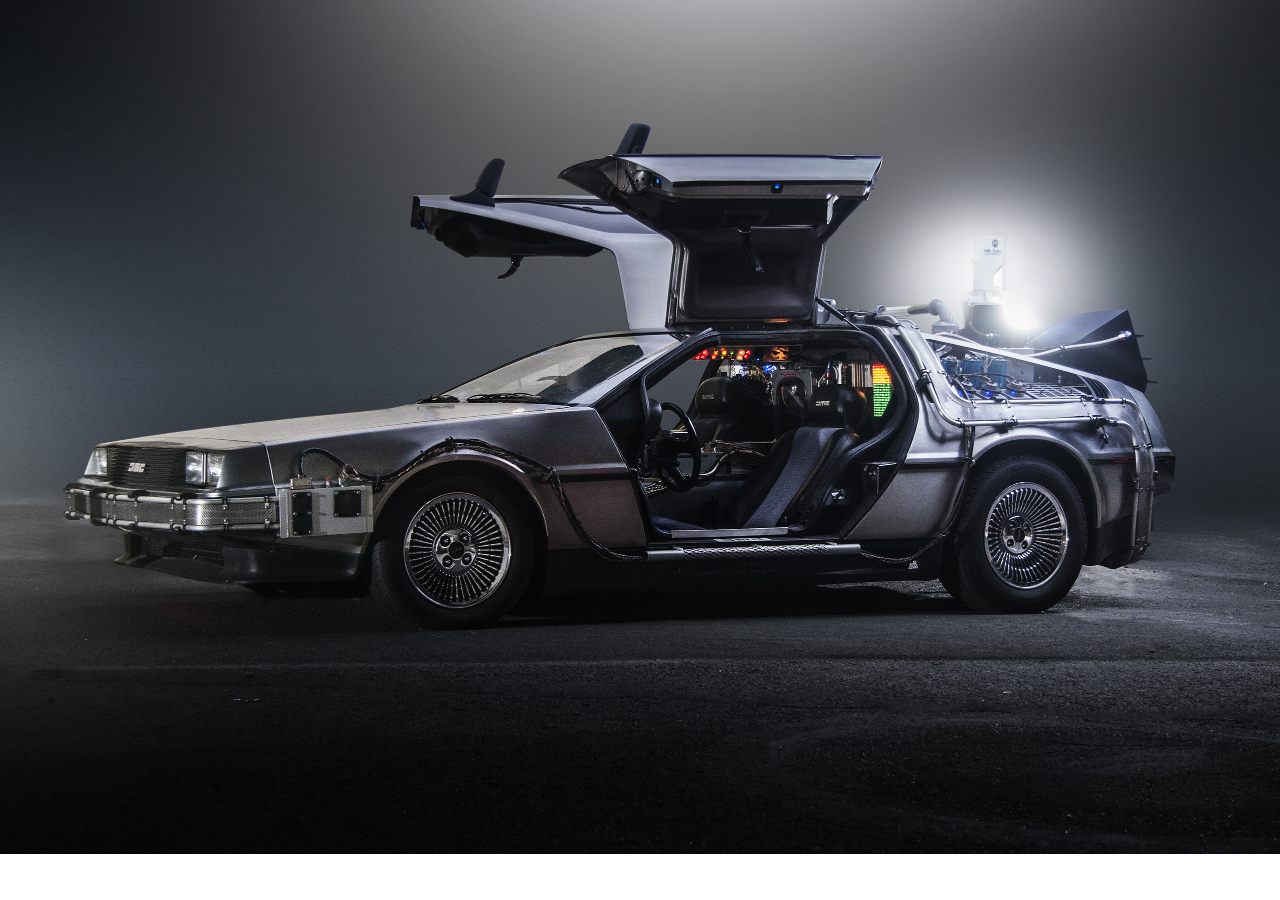
<file: clase 07/index.html>
<!DOCTYPE html>
<html lang="en">
<head>
    <meta charset="UTF-8">
    <meta name="viewport" content="width=device-width, initial-scale=1.0">
    <title>Document</title>
    <!-- link a bootstrap -->
    <link href="https://cdn.jsdelivr.net/npm/bootstrap@5.3.2/dist/css/bootstrap.min.css" rel="stylesheet" integrity="sha384-T3c6CoIi6uLrA9TneNEoa7RxnatzjcDSCmG1MXxSR1GAsXEV/Dwwykc2MPK8M2HN" crossorigin="anonymous">
    <!-- link a mi css -->
    <link rel="stylesheet" href="../css/style.css">
</head>
<body>
    <header>
       
    </header>
    <main>

    </main>
    <footer>

    </footer>
    <!-- link a mi js -->
    <script src="https://cdn.jsdelivr.net/npm/bootstrap@5.3.2/dist/js/bootstrap.bundle.min.js" integrity="sha384-C6RzsynM9kWDrMNeT87bh95OGNyZPhcTNXj1NW7RuBCsyN/o0jlpcV8Qyq46cDfL" crossorigin="anonymous"></script>
</body>
</html>
</file>
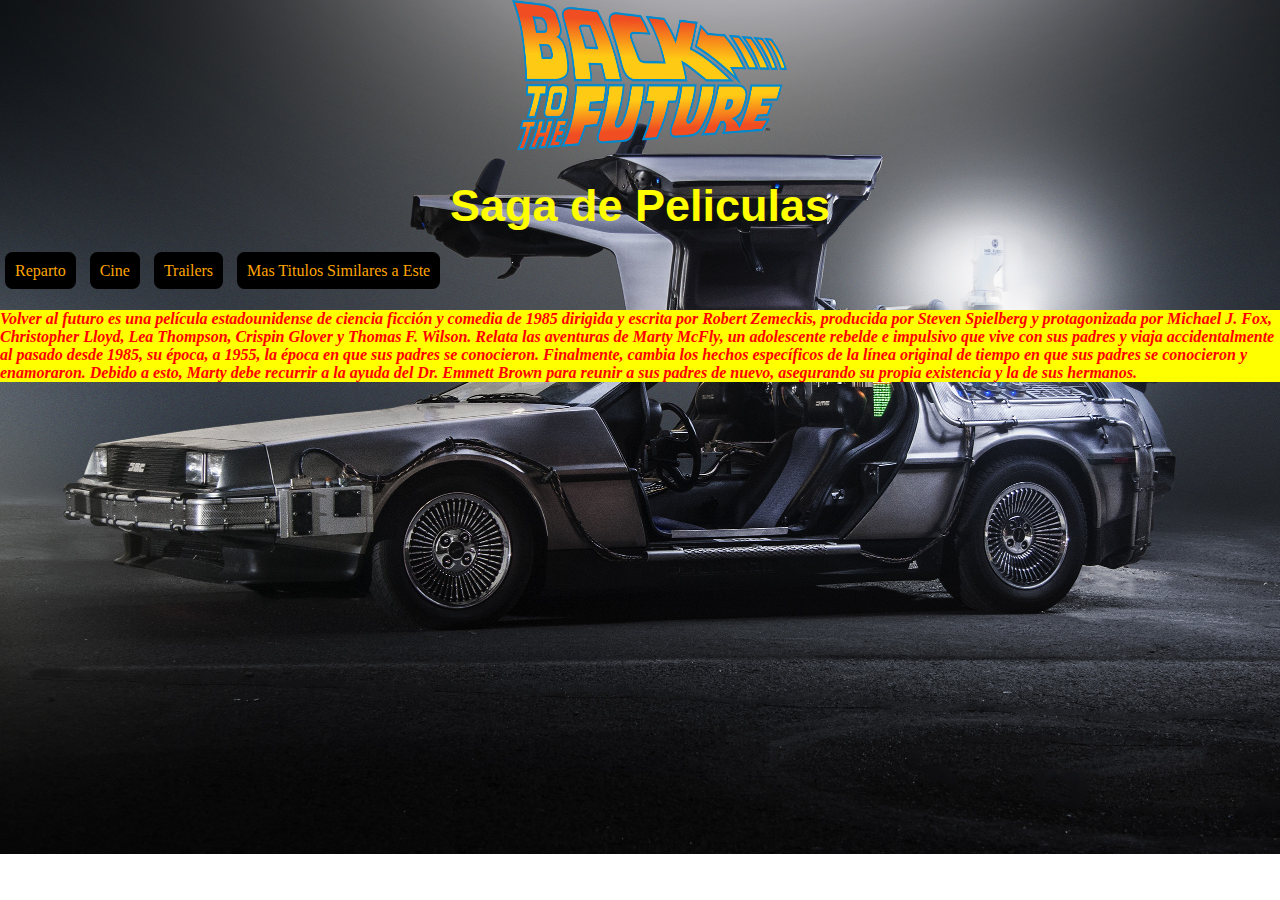
<file: page/index.html>
<!DOCTYPE html>
<html lang="es">
<head>
    <meta charset="UTF-8">
    <meta name="viewport" content="width=device-width, initial-scale=1.0">
    <title>Back to the future</title>
   <link rel="shortcut icon" href="../medios/wallpaper-logo-regreso-al-futuro.jpg" type="image/x-icon">
<!-- Link a mi bootstrap --> 
<link href="https://cdn.jsdelivr.net/npm/bootstrap@5.3.2/dist/css/bootstrap.min.css" rel="stylesheet" integrity="sha384-T3c6CoIi6uLrA9TneNEoa7RxnatzjcDSCmG1MXxSR1GAsXEV/Dwwykc2MPK8M2HN" crossorigin="anonymous">
<!-- Link a mi css -->
    <link rel="stylesheet" href="../css/style.css">


</head>
<body>
    <header>
        <img src="../medios/Back-to-the-future-logo.svg.png" alt="logo de volver al futuro">
        <h1 class="enlace-amarillo">Saga de Peliculas</h1>
    
        <nav>
            <a href="./Reparto.html">Reparto</a>
            <a href="./Cine.html">Cine</a>
            <a href="./Trailers.html">Trailers</a>
            <a href="./Mas-Titulos-Similares-a-Este.html">Mas Titulos Similares a Este</a>
        </nav>
    </header>
    </main>
    <p class="enlace-anaranjado">Volver al futuro es una película estadounidense de ciencia ficción y comedia de 1985 dirigida y escrita por Robert Zemeckis, producida por Steven Spielberg y protagonizada por Michael J. Fox, Christopher Lloyd, Lea Thompson, Crispin Glover y Thomas F. Wilson. Relata las aventuras de Marty McFly, un adolescente rebelde e impulsivo que vive con sus padres y viaja accidentalmente al pasado desde 1985, su época, a 1955, la época en que sus padres se conocieron. Finalmente, cambia los hechos específicos de la línea original de tiempo en que sus padres se conocieron y enamoraron. Debido a esto, Marty debe recurrir a la ayuda del Dr. Emmett Brown para reunir a sus padres de nuevo, asegurando su propia existencia y la de sus hermanos.</p>
    <main>



</body>
</html>
</file>
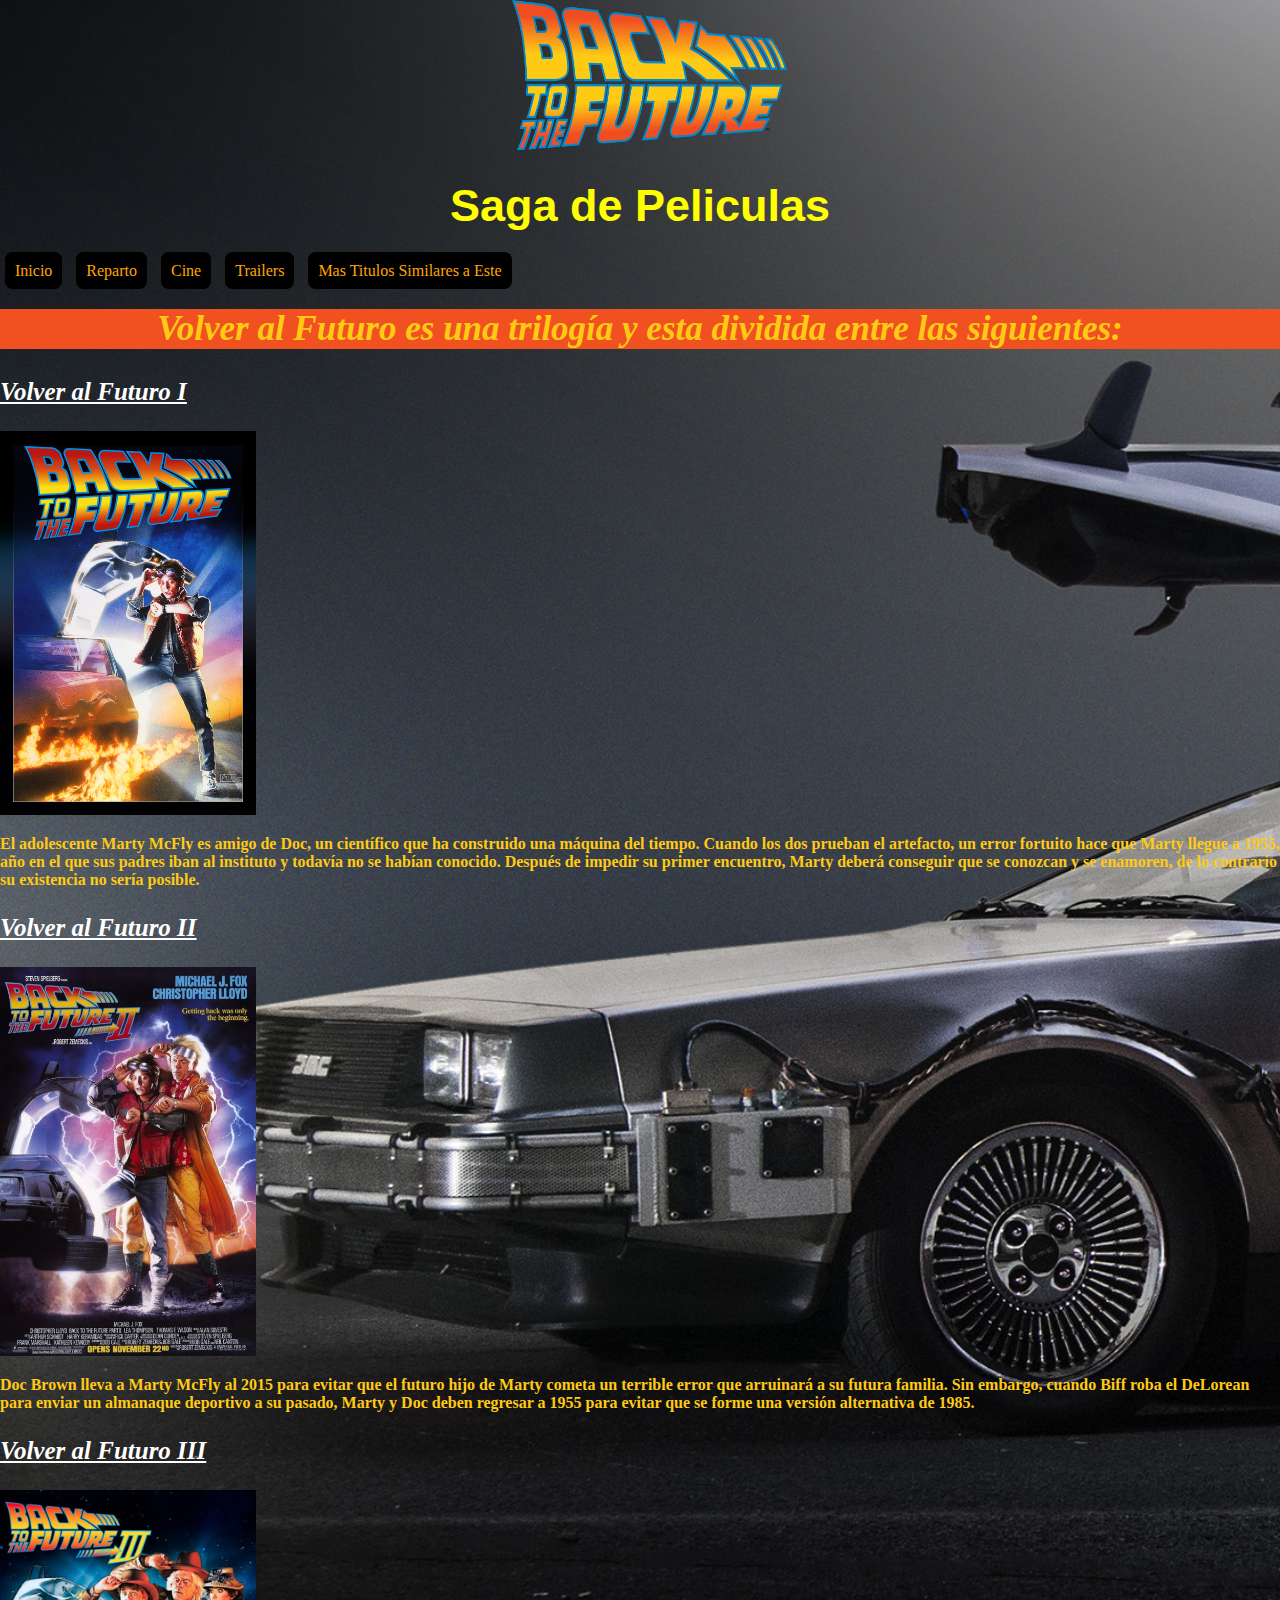
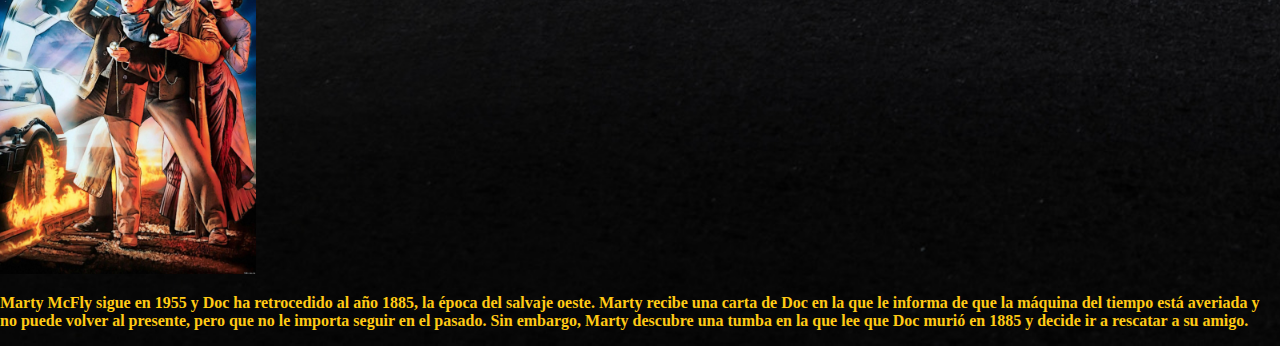
<file: page/Cine.html>
<!DOCTYPE html>
<html lang="en">
<head>
    <meta charset="UTF-8">
    <meta name="viewport" content="width=device-width, initial-scale=1.0">
    <title>Cine</title>
    <link rel="stylesheet" href="../css/style.css">
    <link rel="shortcut icon" href="../medios/wallpaper-logo-regreso-al-futuro.jpg" type="image/x-icon">
</head>
<body>
    <header>
        <img src="../medios/Back-to-the-future-logo.svg.png" alt="logo de volver al futuro">
    
    <h1 class="enlace-amarillo">Saga de Peliculas</h1>
    
    <nav>
        <a href="./index.html">Inicio</a>
        <a href="./Reparto.html">Reparto</a>
        <a href="#">Cine</a>
        <a href="./Trailers.html">Trailers</a>
        <a href="./Mas-Titulos-Similares-a-Este.html">Mas Titulos Similares a Este</a>
    </nav>
    <header>
        <main>
        <h2>Volver al Futuro es una trilogía y esta dividida entre las siguientes:</h2>

        <h3 class="enlace-rojo">Volver al Futuro I</h3><img  src="../medios/back_to_the_future.jpg" class="parrafo-mostrar" alt="Portada de bttf I"><p class="enlace-naranja">El adolescente Marty McFly es amigo de Doc, un científico que ha construido una máquina del tiempo. Cuando los dos prueban el artefacto, un error fortuito hace que Marty llegue a 1955, año en el que sus padres iban al instituto y todavía no se habían conocido. Después de impedir su primer encuentro, Marty deberá conseguir que se conozcan y se enamoren, de lo contrario su existencia no sería posible.</p>


        <h3 class="enlace-rojo">Volver al Futuro II</h3><img  src="../medios/back_to_the_future 2.jpg" class="parrafo-mostrar" alt="Portada de bttf II"><p class="enlace-naranja">Doc Brown lleva a Marty McFly al 2015 para evitar que el futuro hijo de Marty cometa un terrible error que arruinará a su futura familia. Sin embargo, cuando Biff roba el DeLorean para enviar un almanaque deportivo a su pasado, Marty y Doc deben regresar a 1955 para evitar que se forme una versión alternativa de 1985.</p>


        <h3 class="enlace-rojo">Volver al Futuro III</h3><img  src="../medios/back_to_the_future 3.jpg" class="parrafo-mostrar" alt="Portada de bttf III"><p class="enlace-naranja">Marty McFly sigue en 1955 y Doc ha retrocedido al año 1885, la época del salvaje oeste. Marty recibe una carta de Doc en la que le informa de que la máquina del tiempo está averiada y no puede volver al presente, pero que no le importa seguir en el pasado. Sin embargo, Marty descubre una tumba en la que lee que Doc murió en 1885 y decide ir a rescatar a su amigo.</p>
        </main>
    
</body>
</html>
</file>
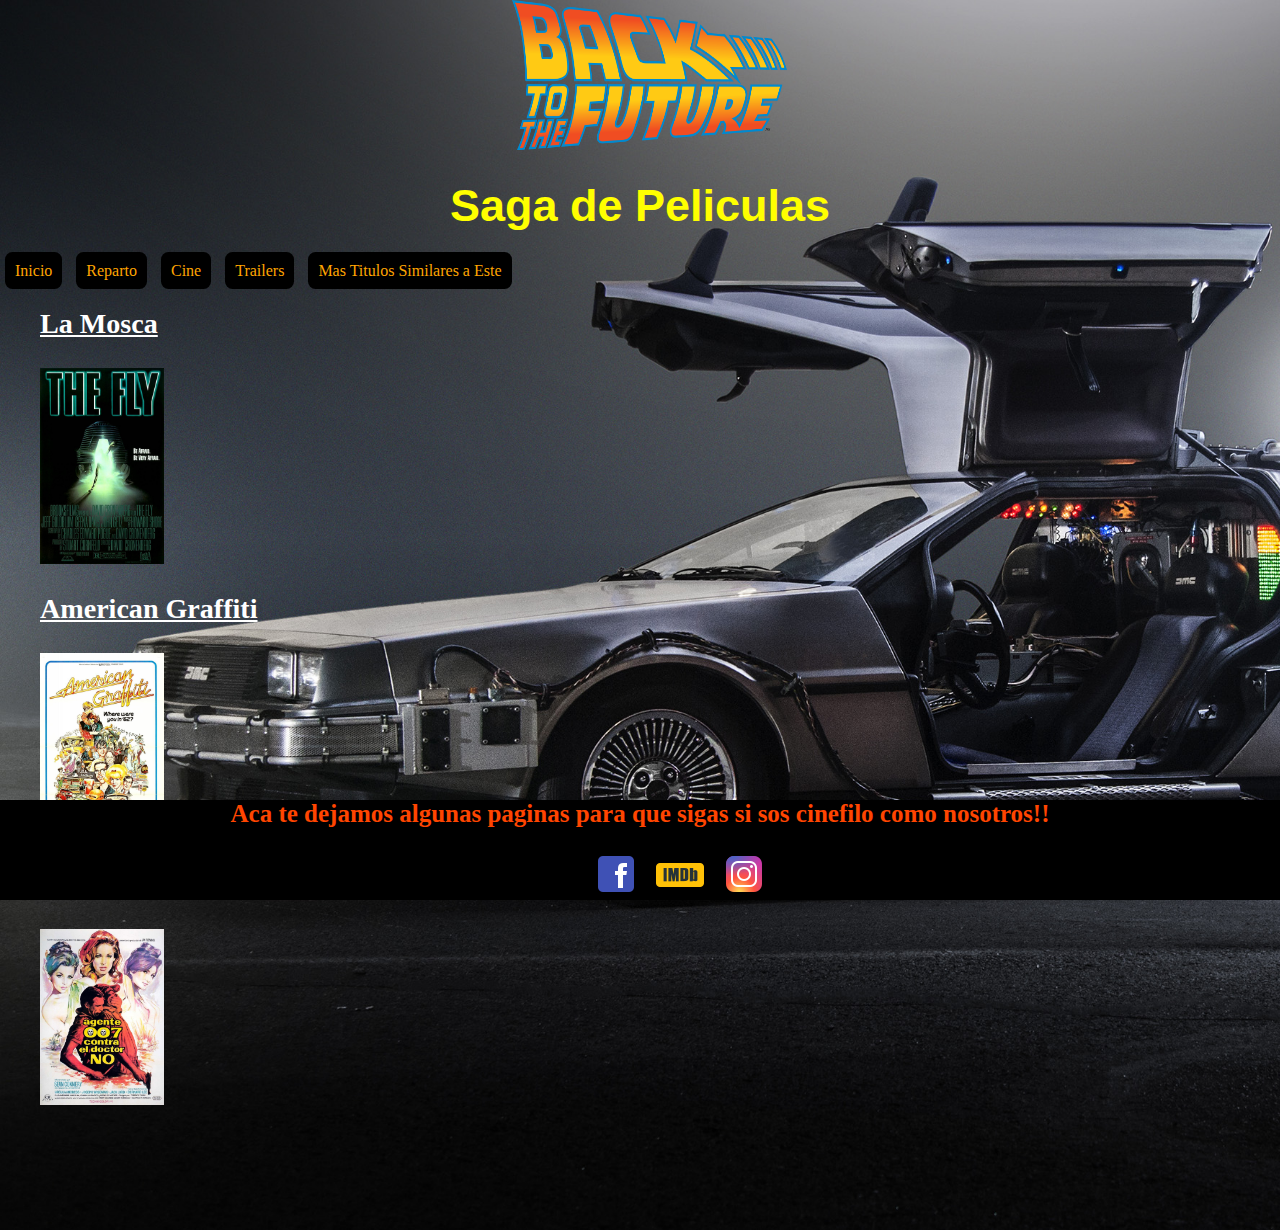
<file: page/Mas-Titulos-Similares-a-Este.html>
<!DOCTYPE html>
<html lang="es">
<head>
    <meta charset="UTF-8">
    <meta name="viewport" content="width=device-width, initial-scale=1.0">
    <title>Mas Titulos Similares a Este</title>
    <link rel="shortcut icon" href="../medios/wallpaper-logo-regreso-al-futuro.jpg" type="image/x-icon">
    <link rel="stylesheet" href="../css/style.css">
</head>
<body>
    <header>
        <img src="../medios/Back-to-the-future-logo.svg.png" alt="logo de volver al futuro">
        <h1 class="enlace-amarillo">Saga de Peliculas</h1>
    
        <nav>
            <a href="./index.html">Inicio</a>
            <a href="./Reparto.html">Reparto</a>
            <a href="./Cine.html">Cine</a>
            <a href="./Trailers.html">Trailers</a>
            <a href="#">Mas Titulos Similares a Este</a>
        </nav>
    </header>
    <main>

        <ul>
            <li class="en-bloque">
                 <h3> La Mosca</h3><img src="../medios/La_mosca.jpg" alt="Portada">
                 <h3> American Graffiti</h3><img src="../medios/american-graffiti.jpg" alt="Portada">
                 <h3> Agente 007</h3><img src="../medios/agente-007.jpg" alt="Portada">

            </li>


        </ul>
       






    </main>

    <footer class="fan-pelis">
        <div>
            <p >Aca te dejamos algunas paginas para que sigas si sos cinefilo como nosotros!!</p>
            <ul>
                <li><a href="https://www.facebook.com/groups/2741827339253787/" target="_blank" ><img class="enlace-fanpage" src="../medios/icons8-facebook-48.png" alt="logo de facebook"></a></li>
                <li><a href="https://www.imdb.com/?ref_=nv_home" target="_blank"><img class="enlace-fan" src="../medios/icons8-imdb-48.png" alt="logo de imdb"></a></li>
                <li><a href="https://www.instagram.com/cinephile.club/?utm_source=ig_web_button_share_sheet&igshid=OGQ5ZDc2ODk2ZA==" target="_blank"> <img class="enlace-fanpage2" src="../medios/icons8-instagram-48.png" alt="logo de instagram"></a></li>
            </ul>
            
        
        
        
        
        
        
        </div>
    </footer>
</body>
</html>
</file>
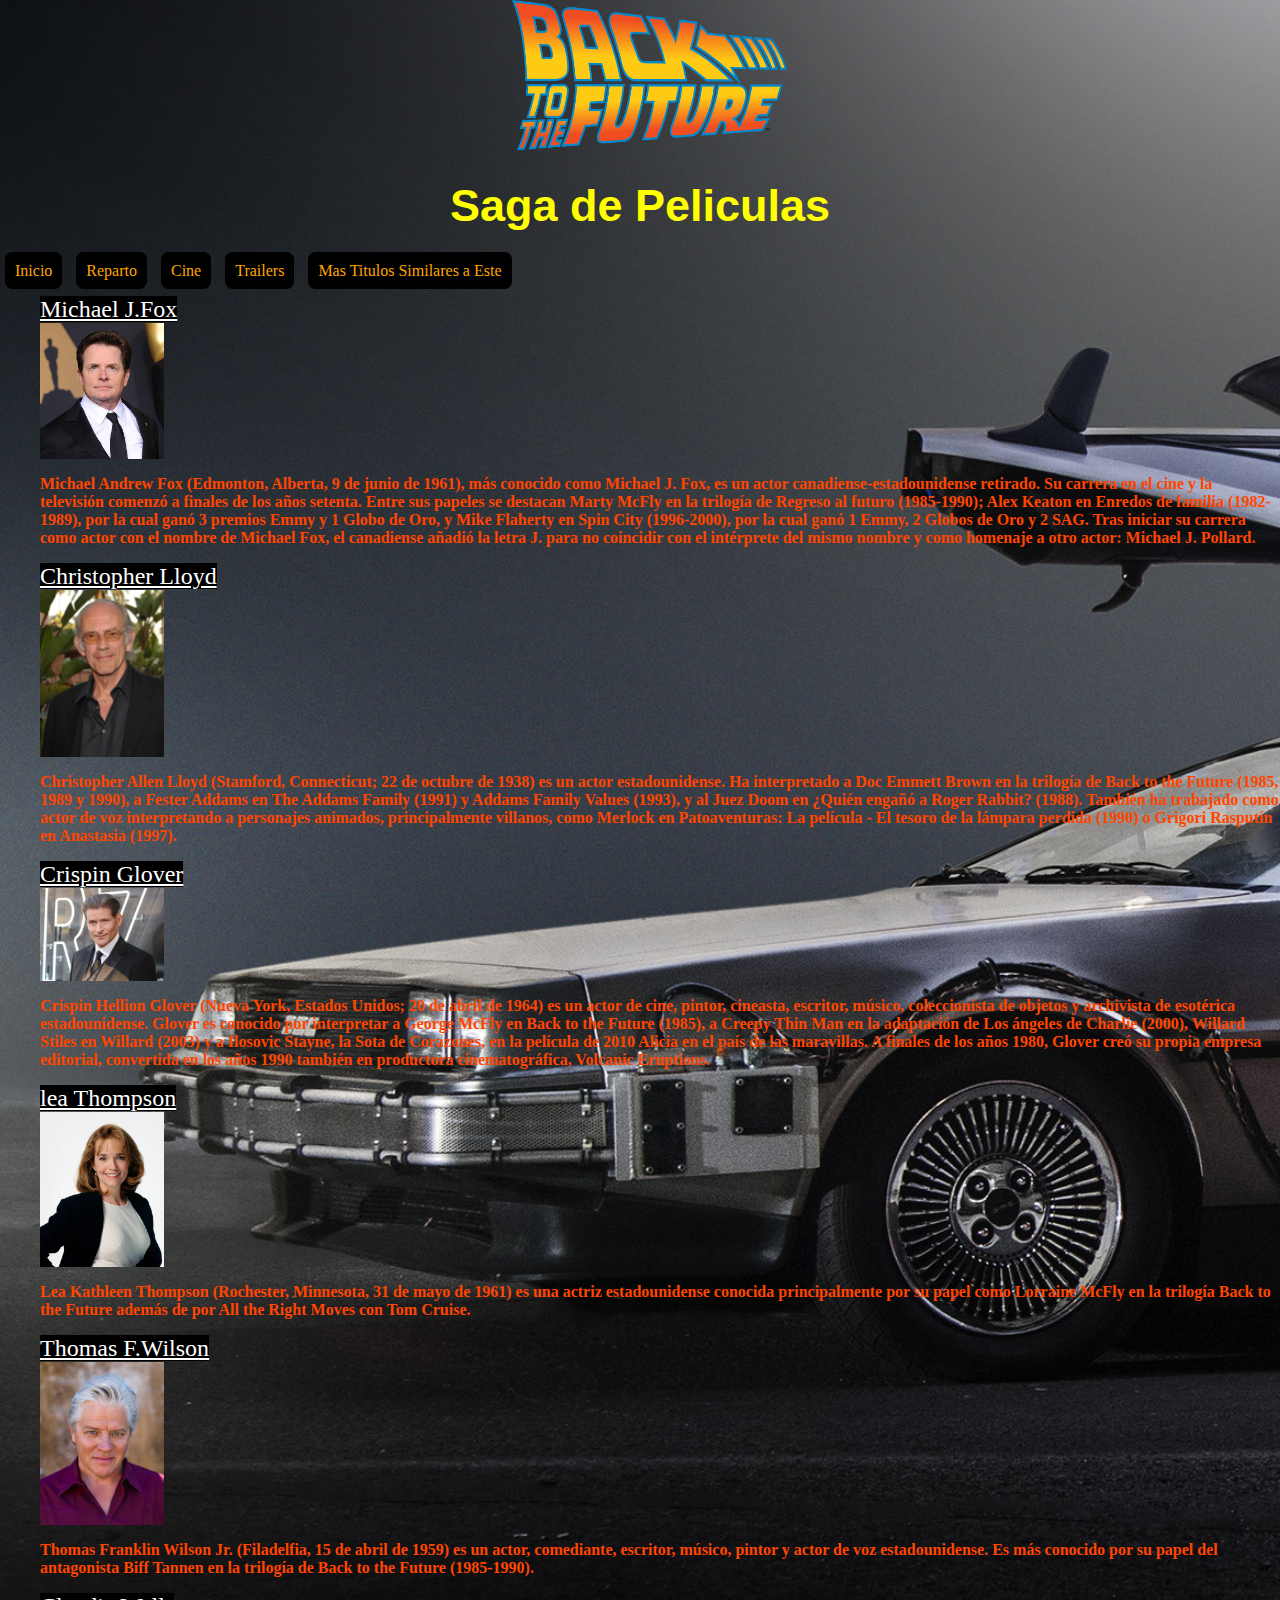
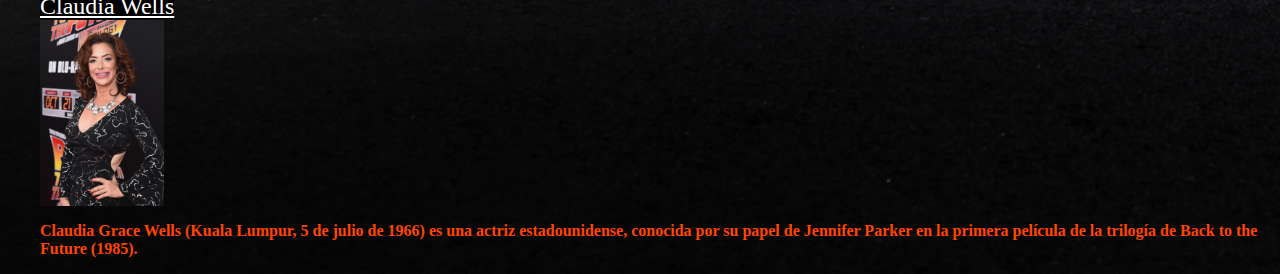
<file: page/Reparto.html>
<!DOCTYPE html>
<html lang="en">
<head>
    <meta charset="UTF-8">
    <meta name="viewport" content="width=device-width, initial-scale=1.0">
    <title>Reparto</title>
    <link rel="stylesheet" href="../css/style.css">
    <link rel="shortcut icon" href="../medios/wallpaper-logo-regreso-al-futuro.jpg" type="image/x-icon">
</head>
<body>
    <header>
        <img src="../medios/Back-to-the-future-logo.svg.png" alt="logo de volver al futuro">
    
    <h1 class="enlace-amarillo">Saga de Peliculas</h1>
    
    <nav>
        <a href="./index.html">Inicio</a>
        <a href="#">Reparto</a>
        <a href="./Cine.html">Cine</a>
        <a href="./Trailers.html">Trailers</a>
        <a href="./Mas-Titulos-Similares-a-Este.html">Mas Titulos Similares a Este</a>
    </nav>
    </header>
    <main>
    <ul>
        <li>Michael J.Fox</li><img src="../medios/licensed-image.jfif" alt="foto de Marty McFly"><p>Michael Andrew Fox (Edmonton, Alberta, 9 de junio de 1961), más conocido como Michael J. Fox, es un actor canadiense-estadounidense retirado. Su carrera en el cine y la televisión comenzó a finales de los años setenta. Entre sus papeles se destacan Marty McFly en la trilogía de Regreso al futuro (1985-1990); Alex Keaton en Enredos de familia (1982-1989), por la cual ganó 3 premios Emmy y 1 Globo de Oro, y Mike Flaherty en Spin City (1996-2000), por la cual ganó 1 Emmy, 2 Globos de Oro y 2 SAG. Tras iniciar su carrera como actor con el nombre de Michael Fox, el canadiense añadió la letra J. para no coincidir con el intérprete del mismo nombre y como homenaje a otro actor: Michael J. Pollard.</p>
        <li>Christopher Lloyd</li><img src="../medios/foto de emmet.jpg" alt="foto de Emmett Brown"><p>Christopher Allen Lloyd (Stamford, Connecticut; 22 de octubre de 1938) es un actor estadounidense. Ha interpretado a Doc Emmett Brown en la trilogía de Back to the Future (1985, 1989 y 1990), a Fester Addams en The Addams Family (1991) y Addams Family Values (1993), y al Juez Doom en ¿Quién engañó a Roger Rabbit? (1988). También ha trabajado como actor de voz interpretando a personajes animados, principalmente villanos, como Merlock en Patoaventuras: La película - El tesoro de la lámpara perdida (1990) o Grigori Rasputín en Anastasia (1997).</p>
        <li>Crispin Glover</li><img src="../medios/crispin-glover-.jpg" alt="foto de George McFly"><p>Crispin Hellion Glover (Nueva York, Estados Unidos; 20 de abril de 1964) es un actor de cine, pintor, cineasta, escritor, músico, coleccionista de objetos y archivista de esotérica estadounidense. Glover es conocido por interpretar a George McFly en Back to the Future (1985), a Creepy Thin Man en la adaptación de Los ángeles de Charlie (2000), Willard Stiles en Willard (2003) y a Ilosovic Stayne, la Sota de Corazones, en la película de 2010 Alicia en el país de las maravillas. A finales de los años 1980, Glover creó su propia empresa editorial, convertida en los años 1990 también en productora cinematográfica, Volcanic Eruptions.</p>
        <li>lea Thompson</li><img src="../medios/lea-thompson.jpg" alt="Foto de Lorraine McFly"><p>Lea Kathleen Thompson (Rochester, Minnesota, 31 de mayo de 1961) es una actriz estadounidense conocida principalmente por su papel como Lorraine McFly en la trilogía Back to the Future además de por All the Right Moves con Tom Cruise.</p>
        <li>Thomas F.Wilson</li><img src="../medios/thomas wilson.jpeg" alt="Foto de Biff Tannen"><p>Thomas Franklin Wilson Jr. (Filadelfia, 15 de abril de 1959) es un actor, comediante, escritor, músico, pintor y actor de voz estadounidense. Es más conocido por su papel del antagonista Biff Tannen en la trilogía de Back to the Future (1985-1990).</p>
        <li>Claudia Wells</li><img src="../medios/Claudia Wells.jpg" alt="Foto de Jeniffer Parker"><p>Claudia Grace Wells (Kuala Lumpur, 5 de julio de 1966) es una actriz estadounidense, conocida por su papel de Jennifer Parker en la primera película de la trilogía de Back to the Future (1985).</p>
    </ul> 
    </main>
</body>
</html>
</file>
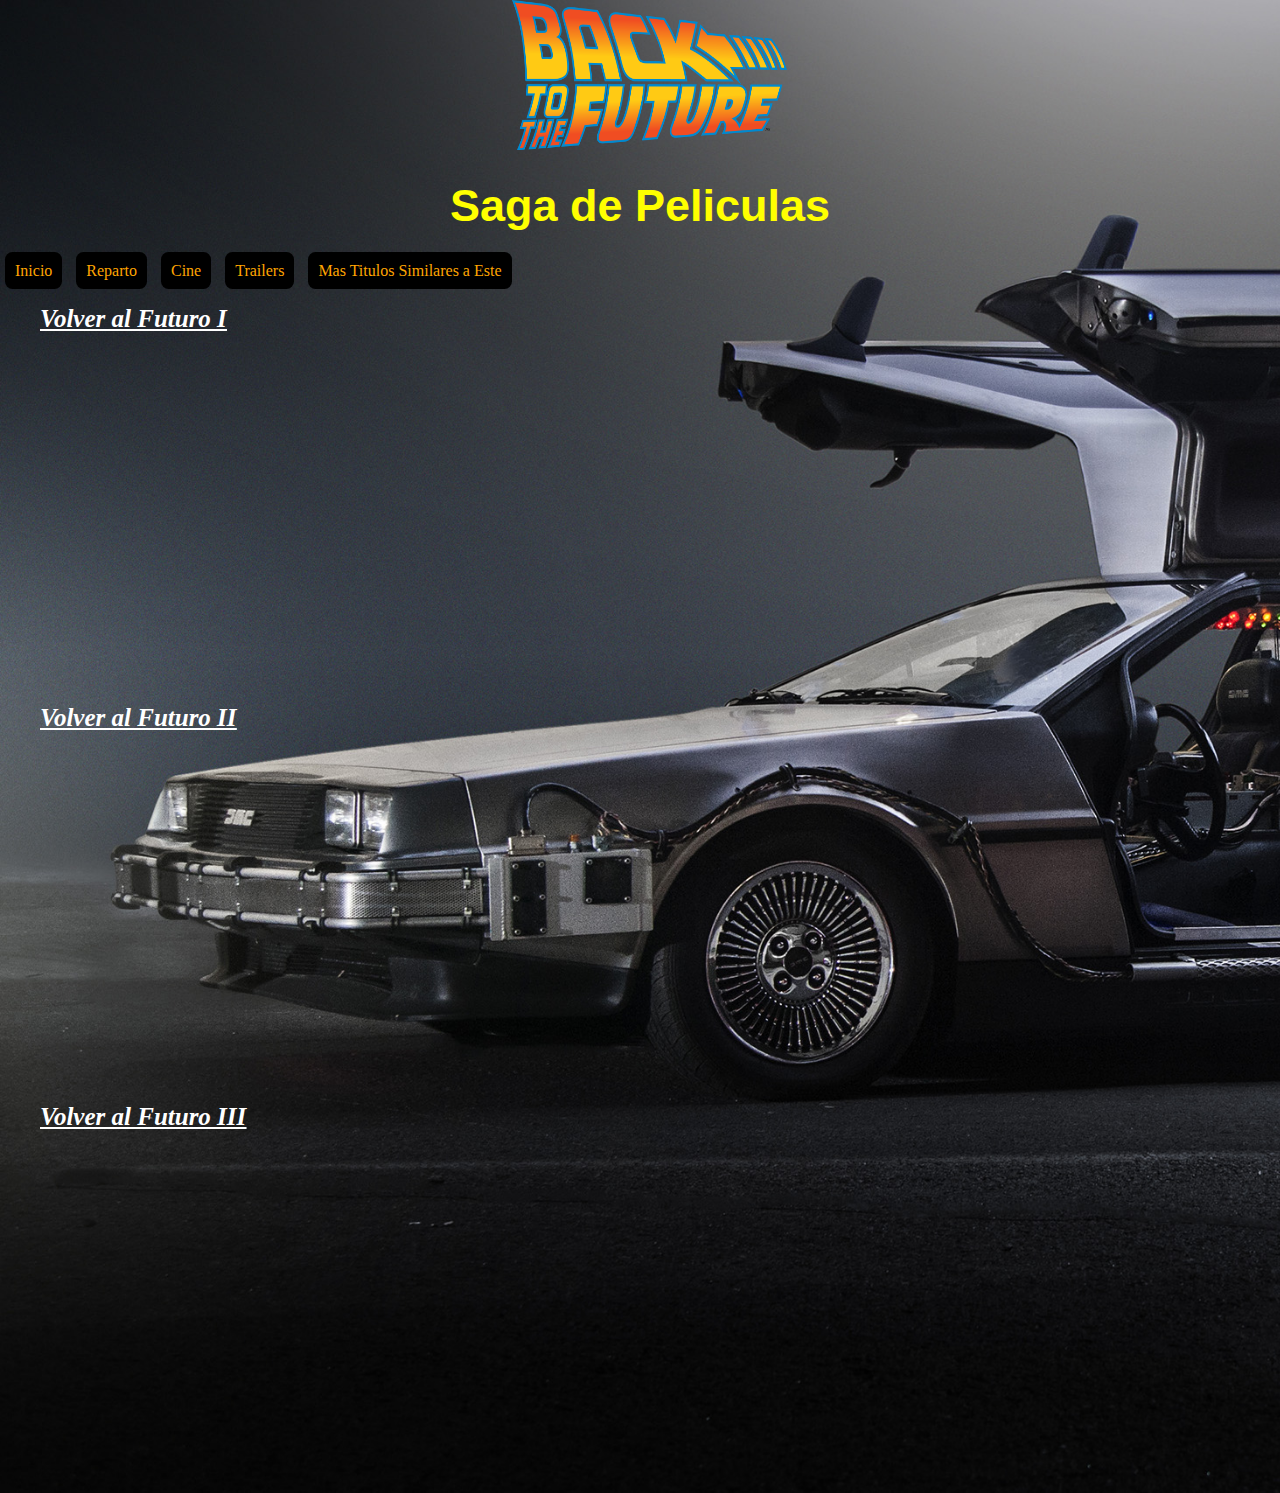
<file: page/Trailers.html>
<!DOCTYPE html>
<html lang="es">
<head>
    <meta charset="UTF-8">
    <meta name="viewport" content="width=device-width, initial-scale=1.0">
    <title>Trailers</title>
    <link rel="shortcut icon" href="../medios/wallpaper-logo-regreso-al-futuro.jpg" type="image/x-icon">
    <link rel="stylesheet" href="../css/style.css">
</head>
<body>
    <header>
        <img src="../medios/Back-to-the-future-logo.svg.png" alt="logo de volver al futuro">
        <h1 class="enlace-amarillo">Saga de Peliculas</h1>
    
        <nav>
            <a href="./index.html">Inicio</a>
            <a href="./Reparto.html">Reparto</a>
            <a href="./Cine.html">Cine</a>
            <a href="#">Trailers</a>
            <a href="./Mas-Titulos-Similares-a-Este.html">Mas Titulos Similares a Este</a>
        </nav>
    </header>
    <main>
    <ul>
        <li> <h3 class="enlace-rojo">Volver al Futuro I</h3></li>
        <iframe width="560" height="315" src="https://www.youtube.com/embed/qvsgGtivCgs?si=PCpAIQ_DWCissH_o" title="YouTube video player" frameborder="0" allow="accelerometer; autoplay; clipboard-write; encrypted-media; gyroscope; picture-in-picture; web-share" allowfullscreen></iframe>

        <li> <h3 class="enlace-rojo">Volver al Futuro II</h3></li>
        <iframe width="560" height="315" src="https://www.youtube.com/embed/MdENmefJRpw?si=lUlbBLuQpT0DH2ec" title="YouTube video player" frameborder="0" allow="accelerometer; autoplay; clipboard-write; encrypted-media; gyroscope; picture-in-picture; web-share" allowfullscreen></iframe>

        <li> <h3 class="enlace-rojo">Volver al Futuro III</h3></li>
        <iframe width="560" height="315" src="https://www.youtube.com/embed/EYkguxpqsrg?si=UaoyVTN9axt1NxIL" title="YouTube video player" frameborder="0" allow="accelerometer; autoplay; clipboard-write; encrypted-media; gyroscope; picture-in-picture; web-share" allowfullscreen></iframe>

    </ul>
    </main>
</body>
</html>
</file>
<file: css/style.css>
body{
    background-image:url(../medios/TeamTimeCar.com-BTTF_DeLorean_Time_Machine-OtoGodfrey.com-JMortonPhoto.com-07.jpg);
    background-repeat: no-repeat;
    background-size: cover;
    overflow-x: hidden;
    margin: 0;
}
header img{
    margin-left: 40%;
    width: 275px;
    height: 150px;
    
}
.enlace-anaranjado{
    color: red;
    font-style: oblique;
    margin-top: 30px;
    background-color: yellow;
}

.enlace-amarillo{
    font-size: 45px;
    text-align: center;
    color: yellow;
    font-family: 'Franklin Gothic Medium', 'Arial Narrow', Arial, sans-serif;
}


p{
    color: orangered;
    font-weight: bolder;
    
}


header nav a{
    color: orange;
    text-decoration: none;
    background-color: black;
    padding: 10px;
    margin: 5px;
    border-radius: 7.5px;
}
img{
    width: 10%;
    height: 10%;
    display: block;
}




ul li{
    list-style-type: none;
    color: rgb(255, 255, 255);
    text-decoration: underline;
    font-size: 150%;
    font-family: Georgia, 'Times New Roman', Times, serif;
    background-color: black;
    display: inline;
}

h2{
    text-align: center;
    font-size: 35px;
    font-style: italic;
    color: #FFCA14;
    background-color: #F15121;

}

.enlace-rojo{
    color: rgb(255, 255, 255);
    font-size: 25px;
    text-decoration: underline;
    font-style: italic;


}

.parrafo-mostrar{
    height: 20%;
    width: 20%;
    margin-left: 0%;
    display: inline-block;
}

.enlace-naranja{
    color: #FFCA14;
}

.enlace-fanpage{
    height: 48px;
    width: 48px;
    position: absolute;
    right: 50%;
    bottom: 2px;

}

.fan-pelis{
    position: sticky;
    bottom: 0;
    margin: 0;
    padding: 0;
    width: 100vw;
    background-color: black;
    height: 100px;
    text-align: center;
    font-size: 25px;
    
}
.enlace-fan{
    height: 48px;
    width: 48px;
    position: absolute;
    right: 45%;
    bottom: 2px;

}
.enlace-fanpage2{
    height: 48px;
    width: 48px;
    position: absolute;
    right: 40%;
    bottom: 2px;

}
</file>
